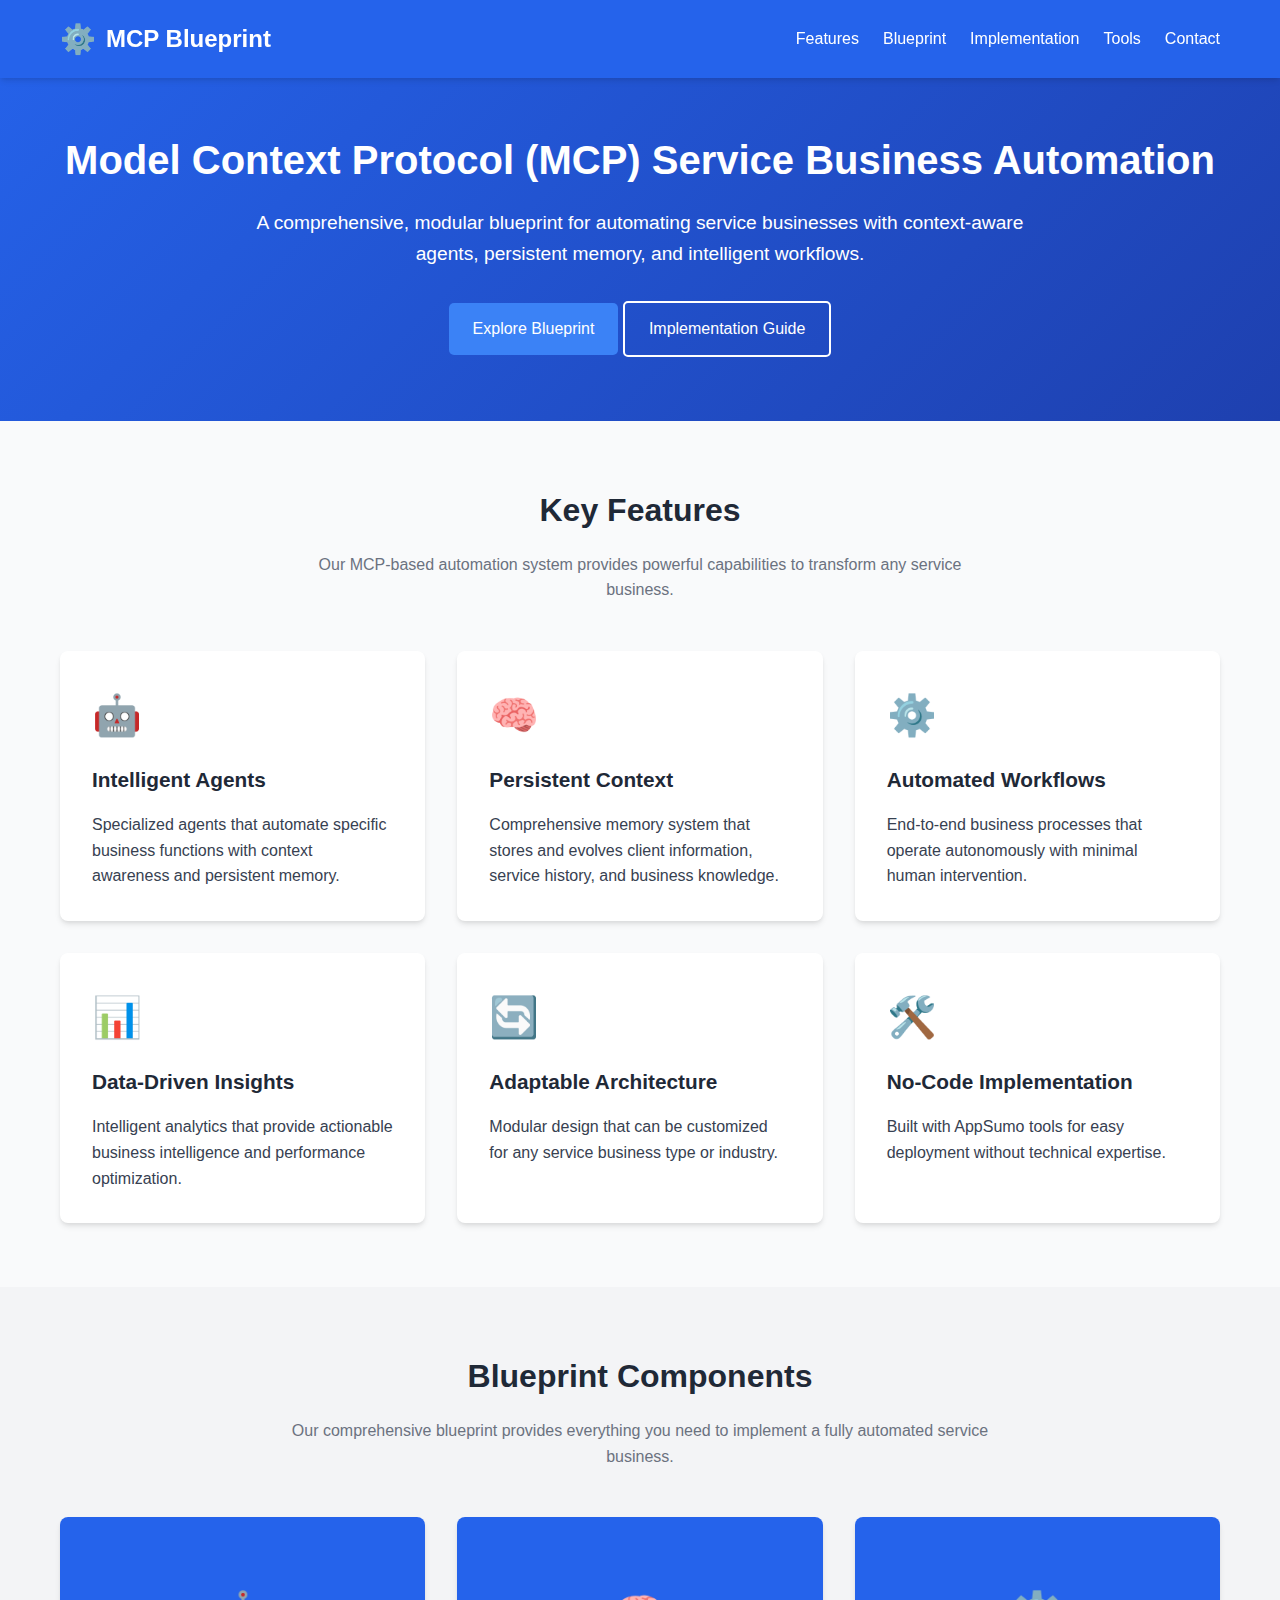
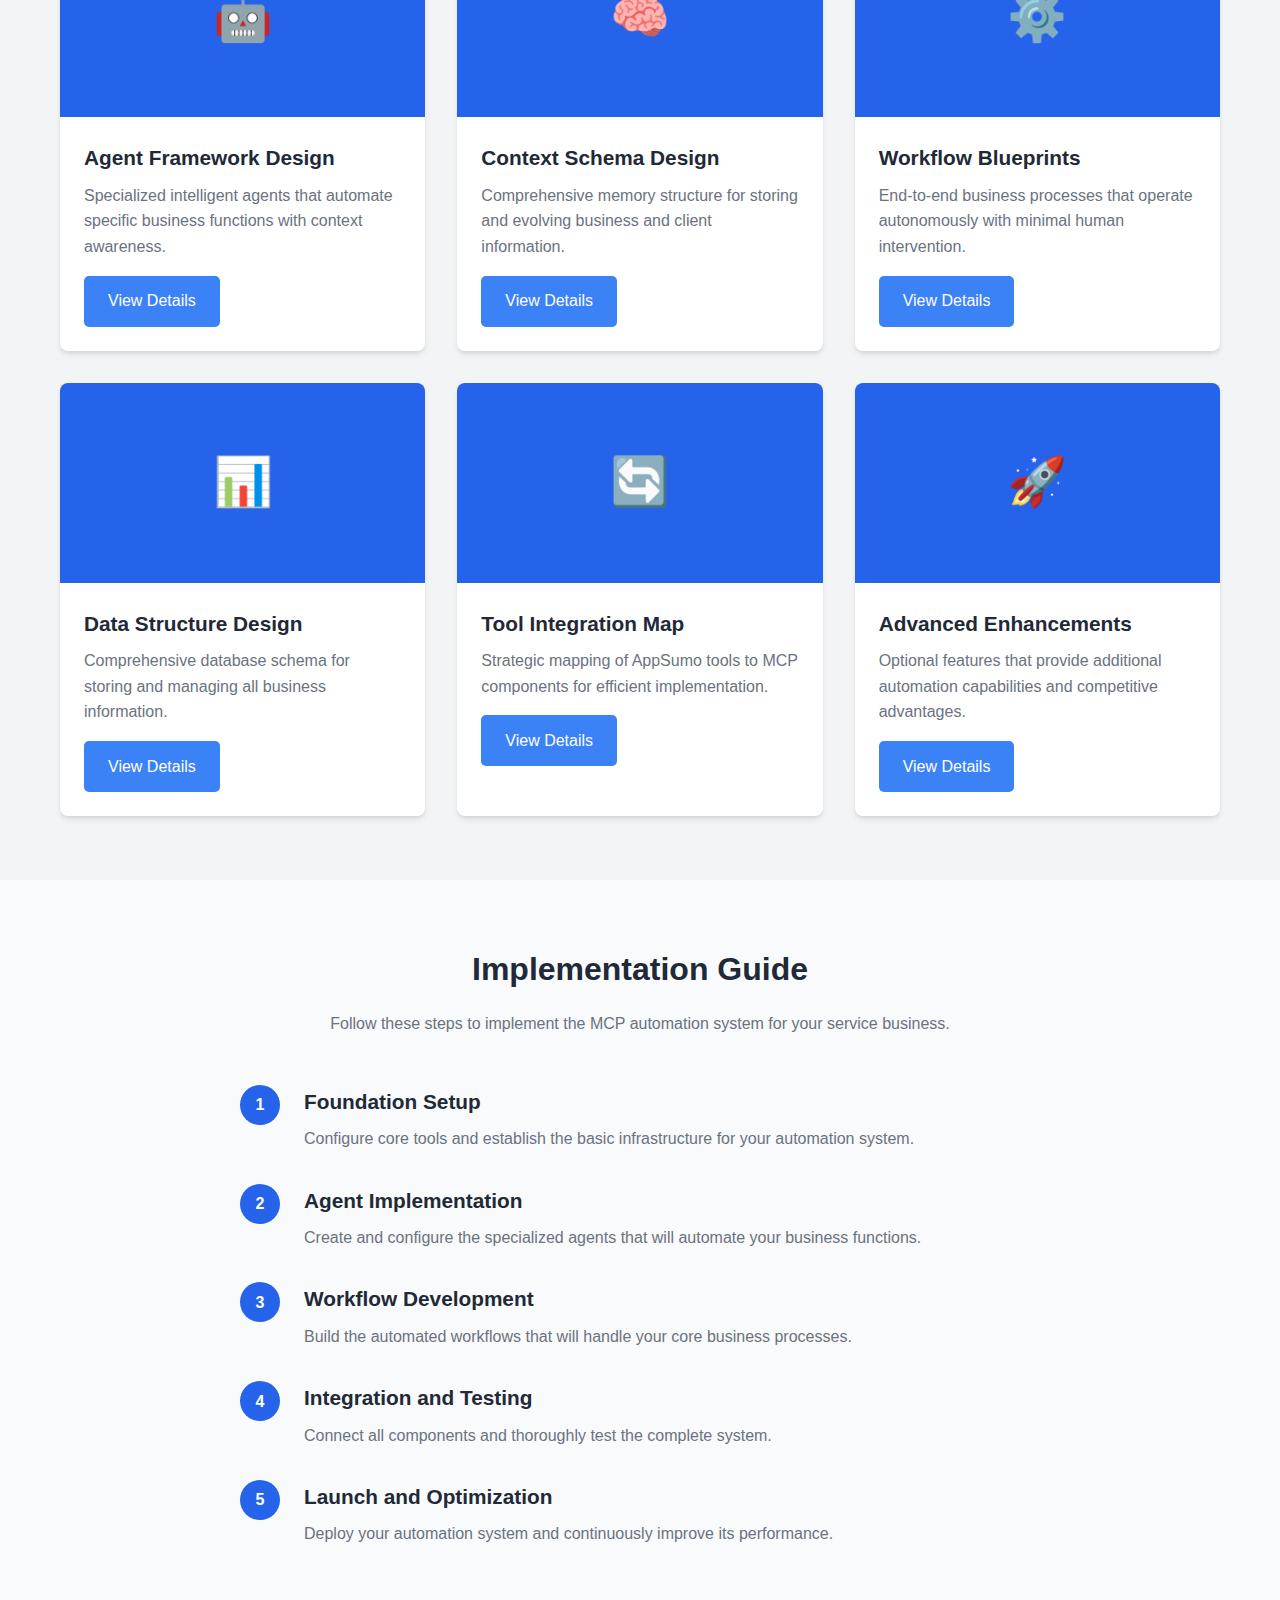
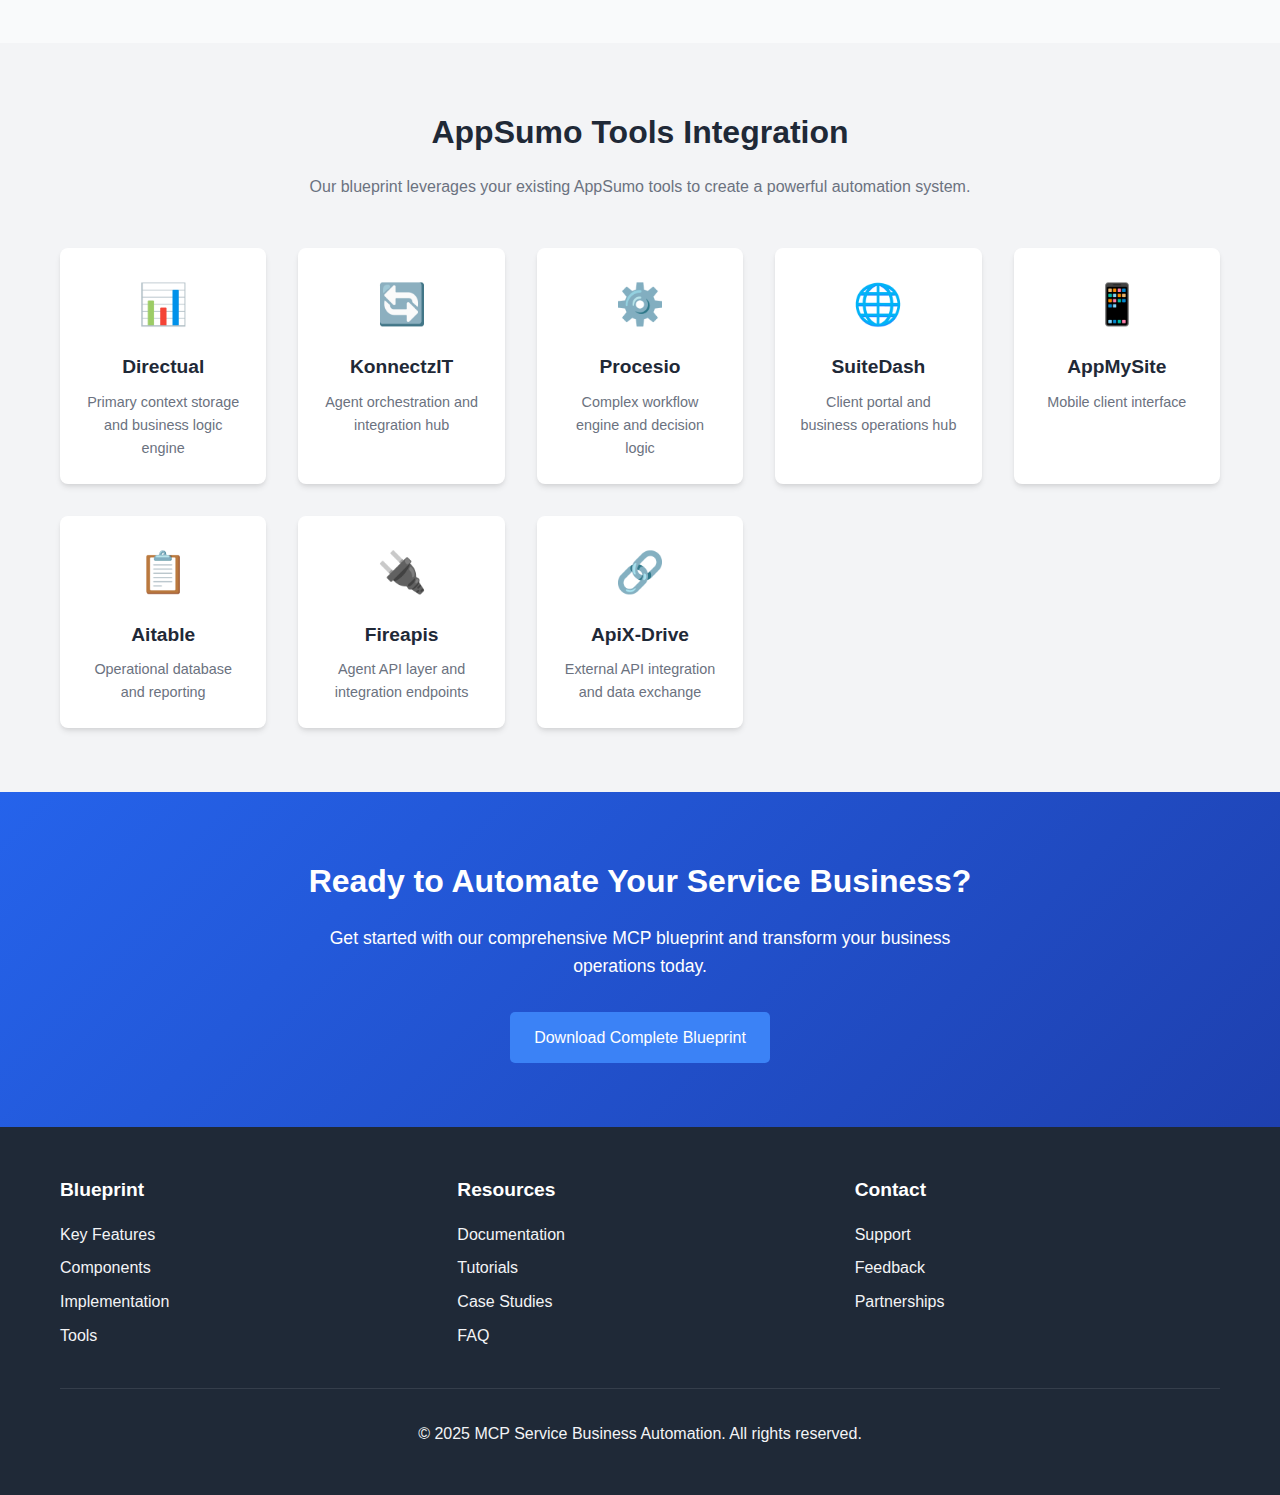
<file: index.html>
<!DOCTYPE html>
<html lang="en">
<head>
    <meta charset="UTF-8">
    <meta name="viewport" content="width=device-width, initial-scale=1.0">
    <title>MCP Service Business Automation Blueprint</title>
    <link rel="stylesheet" href="styles.min.css">
    <link rel="stylesheet" href="https://cdnjs.cloudflare.com/ajax/libs/font-awesome/6.0.0-beta3/css/all.min.css">
    <meta name="description" content="A comprehensive, modular blueprint for automating service businesses with context-aware agents, persistent memory, and intelligent workflows.">
</head>
<body>
    <header>
        <div class="container header-content">
            <div class="logo">
                <span class="logo-icon">⚙️</span> MCP Blueprint
            </div>
            <nav>
                <ul class="nav-menu">
                    <li><a href="#features">Features</a></li>
                    <li><a href="#blueprint">Blueprint</a></li>
                    <li><a href="#implementation">Implementation</a></li>
                    <li><a href="#tools">Tools</a></li>
                    <li><a href="#contact">Contact</a></li>
                </ul>
            </nav>
            <button class="mobile-menu-btn">☰</button>
        </div>
    </header>

    <section class="hero">
        <div class="container">
            <h1>Model Context Protocol (MCP) Service Business Automation</h1>
            <p>A comprehensive, modular blueprint for automating service businesses with context-aware agents, persistent memory, and intelligent workflows.</p>
            <div>
                <a href="#blueprint" class="btn">Explore Blueprint</a>
                <a href="#implementation" class="btn btn-outline">Implementation Guide</a>
            </div>
        </div>
    </section>

    <section id="features" class="features">
        <div class="container">
            <div class="section-title">
                <h2>Key Features</h2>
                <p>Our MCP-based automation system provides powerful capabilities to transform any service business.</p>
            </div>
            <div class="features-grid">
                <div class="feature-card">
                    <div class="feature-icon">🤖</div>
                    <h3>Intelligent Agents</h3>
                    <p>Specialized agents that automate specific business functions with context awareness and persistent memory.</p>
                </div>
                <div class="feature-card">
                    <div class="feature-icon">🧠</div>
                    <h3>Persistent Context</h3>
                    <p>Comprehensive memory system that stores and evolves client information, service history, and business knowledge.</p>
                </div>
                <div class="feature-card">
                    <div class="feature-icon">⚙️</div>
                    <h3>Automated Workflows</h3>
                    <p>End-to-end business processes that operate autonomously with minimal human intervention.</p>
                </div>
                <div class="feature-card">
                    <div class="feature-icon">📊</div>
                    <h3>Data-Driven Insights</h3>
                    <p>Intelligent analytics that provide actionable business intelligence and performance optimization.</p>
                </div>
                <div class="feature-card">
                    <div class="feature-icon">🔄</div>
                    <h3>Adaptable Architecture</h3>
                    <p>Modular design that can be customized for any service business type or industry.</p>
                </div>
                <div class="feature-card">
                    <div class="feature-icon">🛠️</div>
                    <h3>No-Code Implementation</h3>
                    <p>Built with AppSumo tools for easy deployment without technical expertise.</p>
                </div>
            </div>
        </div>
    </section>

    <section id="blueprint" class="blueprint-sections">
        <div class="container">
            <div class="section-title">
                <h2>Blueprint Components</h2>
                <p>Our comprehensive blueprint provides everything you need to implement a fully automated service business.</p>
            </div>
            <div class="blueprint-grid">
                <div class="blueprint-card">
                    <div class="blueprint-img">🤖</div>
                    <div class="blueprint-content">
                        <h3>Agent Framework Design</h3>
                        <p>Specialized intelligent agents that automate specific business functions with context awareness.</p>
                        <a href="#" class="btn" onclick="openAgentFrameworkModal()">View Details</a>
                    </div>
                </div>
                <div class="blueprint-card">
                    <div class="blueprint-img">🧠</div>
                    <div class="blueprint-content">
                        <h3>Context Schema Design</h3>
                        <p>Comprehensive memory structure for storing and evolving business and client information.</p>
                        <a href="#" class="btn" onclick="openContextSchemaModal()">View Details</a>
                    </div>
                </div>
                <div class="blueprint-card">
                    <div class="blueprint-img">⚙️</div>
                    <div class="blueprint-content">
                        <h3>Workflow Blueprints</h3>
                        <p>End-to-end business processes that operate autonomously with minimal human intervention.</p>
                        <a href="#" class="btn" onclick="openWorkflowBlueprintsModal()">View Details</a>
                    </div>
                </div>
                <div class="blueprint-card">
                    <div class="blueprint-img">📊</div>
                    <div class="blueprint-content">
                        <h3>Data Structure Design</h3>
                        <p>Comprehensive database schema for storing and managing all business information.</p>
                        <a href="#" class="btn" onclick="openDataStructureModal()">View Details</a>
                    </div>
                </div>
                <div class="blueprint-card">
                    <div class="blueprint-img">🔄</div>
                    <div class="blueprint-content">
                        <h3>Tool Integration Map</h3>
                        <p>Strategic mapping of AppSumo tools to MCP components for efficient implementation.</p>
                        <a href="#" class="btn" onclick="openToolIntegrationModal()">View Details</a>
                    </div>
                </div>
                <div class="blueprint-card">
                    <div class="blueprint-img">🚀</div>
                    <div class="blueprint-content">
                        <h3>Advanced Enhancements</h3>
                        <p>Optional features that provide additional automation capabilities and competitive advantages.</p>
                        <a href="#" class="btn" onclick="openAdvancedEnhancementsModal()">View Details</a>
                    </div>
                </div>
            </div>
        </div>
    </section>

    <section id="implementation" class="implementation">
        <div class="container">
            <div class="section-title">
                <h2>Implementation Guide</h2>
                <p>Follow these steps to implement the MCP automation system for your service business.</p>
            </div>
            <div class="implementation-steps">
                <div class="step">
                    <div class="step-number">1</div>
                    <div class="step-content">
                        <h3>Foundation Setup</h3>
                        <p>Configure core tools and establish the basic infrastructure for your automation system.</p>
                    </div>
                </div>
                <div class="step">
                    <div class="step-number">2</div>
                    <div class="step-content">
                        <h3>Agent Implementation</h3>
                        <p>Create and configure the specialized agents that will automate your business functions.</p>
                    </div>
                </div>
                <div class="step">
                    <div class="step-number">3</div>
                    <div class="step-content">
                        <h3>Workflow Development</h3>
                        <p>Build the automated workflows that will handle your core business processes.</p>
                    </div>
                </div>
                <div class="step">
                    <div class="step-number">4</div>
                    <div class="step-content">
                        <h3>Integration and Testing</h3>
                        <p>Connect all components and thoroughly test the complete system.</p>
                    </div>
                </div>
                <div class="step">
                    <div class="step-number">5</div>
                    <div class="step-content">
                        <h3>Launch and Optimization</h3>
                        <p>Deploy your automation system and continuously improve its performance.</p>
                    </div>
                </div>
            </div>
        </div>
    </section>

    <section id="tools" class="tools">
        <div class="container">
            <div class="section-title">
                <h2>AppSumo Tools Integration</h2>
                <p>Our blueprint leverages your existing AppSumo tools to create a powerful automation system.</p>
            </div>
            <div class="tools-grid">
                <div class="tool-card">
                    <div class="tool-icon">📊</div>
                    <h3>Directual</h3>
                    <p>Primary context storage and business logic engine</p>
                </div>
                <div class="tool-card">
                    <div class="tool-icon">🔄</div>
                    <h3>KonnectzIT</h3>
                    <p>Agent orchestration and integration hub</p>
                </div>
                <div class="tool-card">
                    <div class="tool-icon">⚙️</div>
                    <h3>Procesio</h3>
                    <p>Complex workflow engine and decision logic</p>
                </div>
                <div class="tool-card">
                    <div class="tool-icon">🌐</div>
                    <h3>SuiteDash</h3>
                    <p>Client portal and business operations hub</p>
                </div>
                <div class="tool-card">
                    <div class="tool-icon">📱</div>
                    <h3>AppMySite</h3>
                    <p>Mobile client interface</p>
                </div>
                <div class="tool-card">
                    <div class="tool-icon">📋</div>
                    <h3>Aitable</h3>
                    <p>Operational database and reporting</p>
                </div>
                <div class="tool-card">
                    <div class="tool-icon">🔌</div>
                    <h3>Fireapis</h3>
                    <p>Agent API layer and integration endpoints</p>
                </div>
                <div class="tool-card">
                    <div class="tool-icon">🔗</div>
                    <h3>ApiX-Drive</h3>
                    <p>External API integration and data exchange</p>
                </div>
            </div>
        </div>
    </section>

    <section id="contact" class="cta">
        <div class="container">
            <h2>Ready to Automate Your Service Business?</h2>
            <p>Get started with our comprehensive MCP blueprint and transform your business operations today.</p>
            <a href="#" class="btn">Download Complete Blueprint</a>
        </div>
    </section>

    <footer>
        <div class="container">
            <div class="footer-content">
                <div class="footer-column">
                    <h3>Blueprint</h3>
                    <ul>
                        <li><a href="#features">Key Features</a></li>
                        <li><a href="#blueprint">Components</a></li>
                        <li><a href="#implementation">Implementation</a></li>
                        <li><a href="#tools">Tools</a></li>
                    </ul>
                </div>
                <div class="footer-column">
                    <h3>Resources</h3>
                    <ul>
                        <li><a href="#">Documentation</a></li>
                        <li><a href="#">Tutorials</a></li>
                        <li><a href="#">Case Studies</a></li>
                        <li><a href="#">FAQ</a></li>
                    </ul>
                </div>
                <div class="footer-column">
                    <h3>Contact</h3>
                    <ul>
                        <li><a href="#">Support</a></li>
                        <li><a href="#">Feedback</a></li>
                        <li><a href="#">Partnerships</a></li>
                    </ul>
                </div>
            </div>
            <div class="copyright">
                <p>&copy; 2025 MCP Service Business Automation. All rights reserved.</p>
            </div>
        </div>
    </footer>

    <div id="modals-container"></div>

    <script src="modal-handlers.min.js"></script>
    <script src="script.min.js"></script>
</body>
</html>
</file>
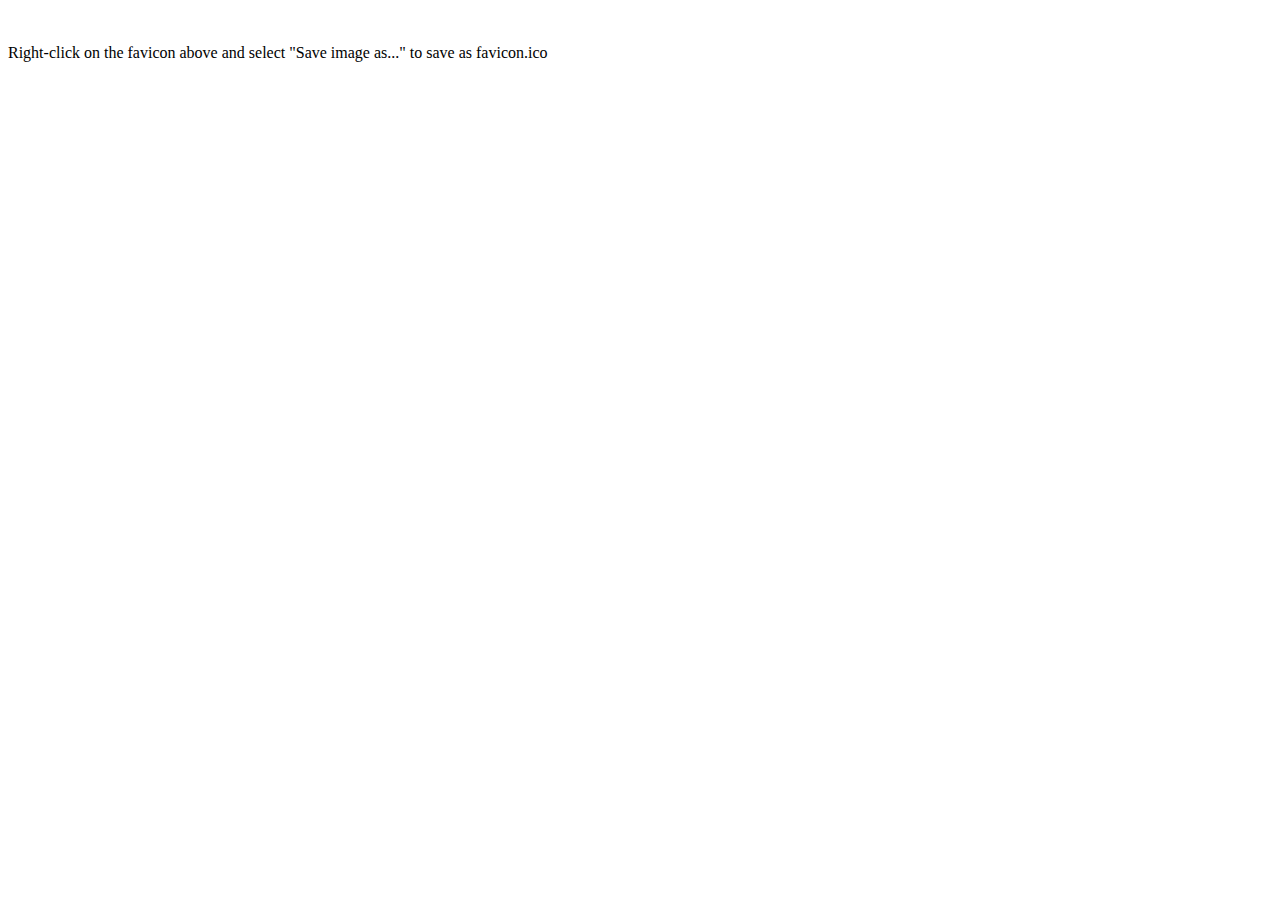
<file: favicon.html>
<!DOCTYPE html>
<html>
<head>
    <title>Favicon Generator</title>
    <meta name="viewport" content="width=device-width, initial-scale=1.0">
</head>
<body>
    <canvas id="favicon" width="16" height="16"></canvas>
    <script>
        // Get the canvas element
        const canvas = document.getElementById('favicon');
        const ctx = canvas.getContext('2d');
        
        // Draw a simple blue square with rounded corners
        ctx.fillStyle = '#2563eb'; // Primary color from our CSS
        ctx.beginPath();
        // Use arc instead of roundRect for better browser compatibility
        ctx.rect(0, 0, 16, 16);
        ctx.fill();
        
        // Draw MCP text
        ctx.fillStyle = 'white';
        ctx.font = 'bold 10px Arial';
        ctx.fillText('M', 2, 11);
        
        // Convert canvas to favicon
        const link = document.createElement('link');
        link.rel = 'icon';
        link.href = canvas.toDataURL('image/x-icon');
        document.head.appendChild(link);
        
        // Show download instructions
        document.body.innerHTML += '<p>Right-click on the favicon above and select "Save image as..." to save as favicon.ico</p>';
    </script>
</body>
</html>
</file>
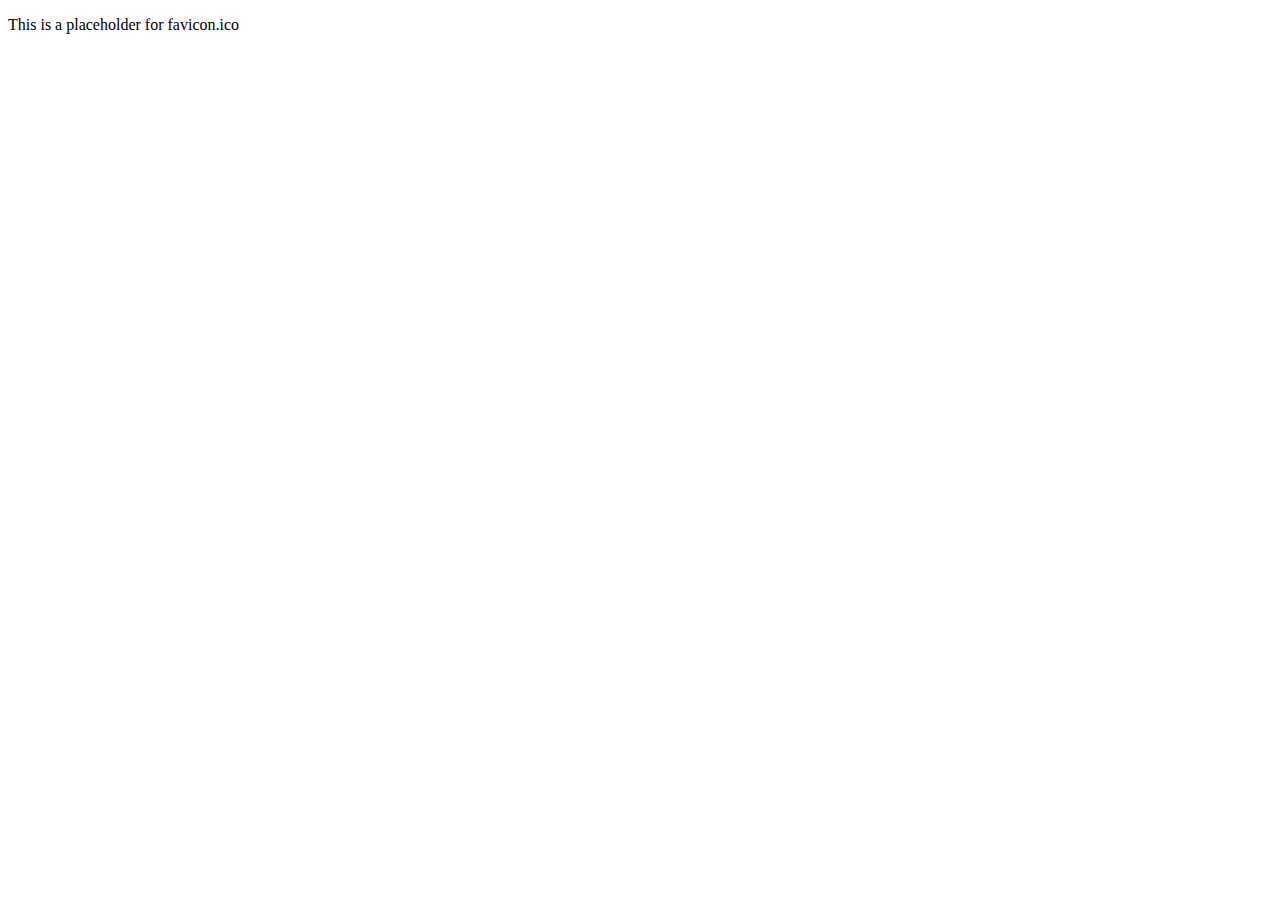
<file: favicon.ico.html>
<!DOCTYPE html>
<html>
<head>
    <title>Favicon</title>
    <meta name="viewport" content="width=device-width, initial-scale=1.0">
    <link rel="icon" href="data:image/svg+xml,<svg xmlns=%22http://www.w3.org/2000/svg%22 viewBox=%220 0 100 100%22><text y=%22.9em%22 font-size=%2290%22>🚀</text></svg>">
</head>
<body>
    <p>This is a placeholder for favicon.ico</p>
</body>
</html>
</file>
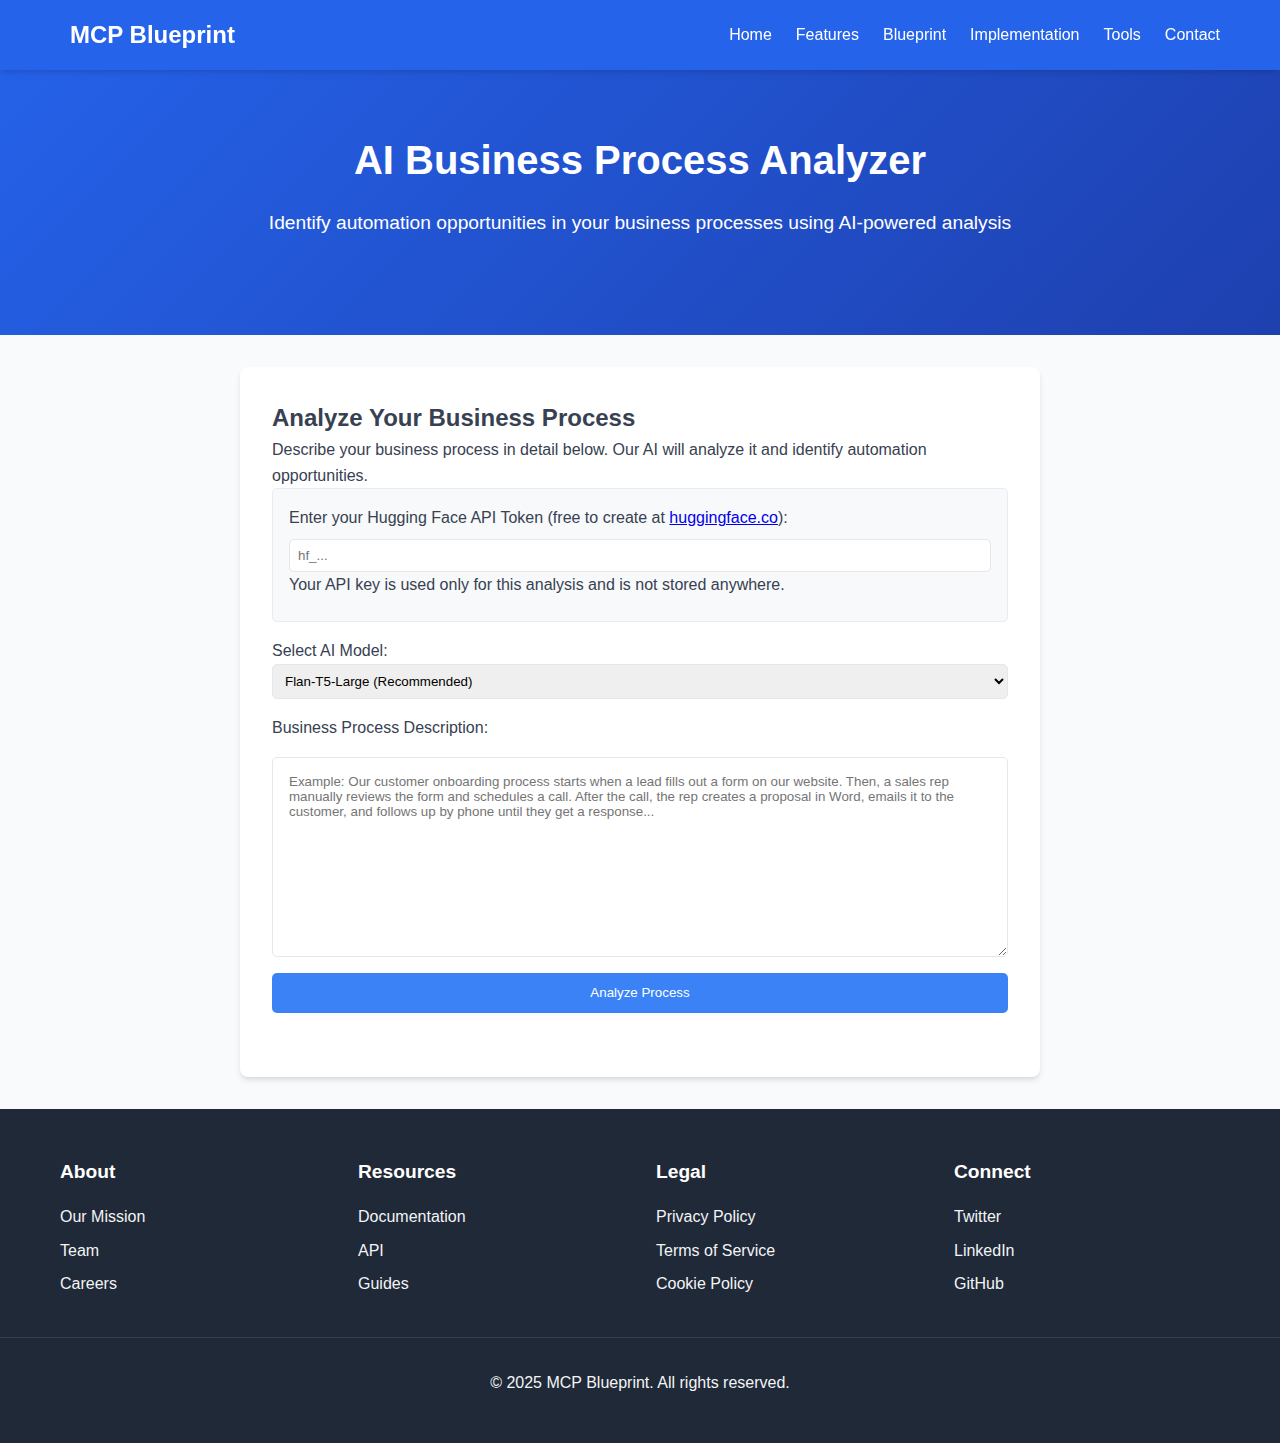
<file: llm-analyzer.html>
<!DOCTYPE html>
<html lang="en">
<head>
    <meta charset="UTF-8">
    <meta name="viewport" content="width=device-width, initial-scale=1.0">
    <title>AI Business Process Analyzer</title>
    <link rel="stylesheet" href="styles.css">
    <link rel="icon" href="data:image/svg+xml,<svg xmlns=%22http://www.w3.org/2000/svg%22 viewBox=%220 0 100 100%22><text y=%22.9em%22 font-size=%2290%22>🚀</text></svg>">
    <style>
        .analyzer-container {
            max-width: 800px;
            margin: 2rem auto;
            padding: 2rem;
            background-color: white;
            border-radius: 8px;
            box-shadow: var(--shadow);
        }
        
        .input-area {
            display: flex;
            flex-direction: column;
            gap: 1rem;
            margin-bottom: 2rem;
        }
        
        textarea {
            width: 100%;
            height: 200px;
            padding: 1rem;
            border: 1px solid var(--border-color);
            border-radius: 5px;
            font-family: inherit;
            resize: vertical;
        }
        
        .result-area {
            background-color: var(--light-color);
            padding: 1.5rem;
            border-radius: 5px;
            margin-top: 2rem;
            display: none;
        }
        
        .opportunity {
            margin-bottom: 1.5rem;
            padding-bottom: 1.5rem;
            border-bottom: 1px solid var(--border-color);
        }
        
        .opportunity:last-child {
            margin-bottom: 0;
            padding-bottom: 0;
            border-bottom: none;
        }
        
        .opportunity h4 {
            color: var(--primary-color);
            margin-bottom: 0.5rem;
        }
        
        .opportunity-score {
            display: inline-block;
            padding: 0.25rem 0.5rem;
            background-color: var(--primary-color);
            color: white;
            border-radius: 3px;
            font-weight: bold;
            margin-left: 0.5rem;
        }
        
        .loading {
            display: none;
            text-align: center;
            margin: 2rem 0;
        }
        
        .spinner {
            border: 4px solid rgba(0, 0, 0, 0.1);
            width: 36px;
            height: 36px;
            border-radius: 50%;
            border-left-color: var(--primary-color);
            animation: spin 1s linear infinite;
            margin: 0 auto 1rem;
        }
        
        @keyframes spin {
            0% { transform: rotate(0deg); }
            100% { transform: rotate(360deg); }
        }
        
        .sr-only {
            position: absolute;
            width: 1px;
            height: 1px;
            padding: 0;
            margin: -1px;
            overflow: hidden;
            clip: rect(0, 0, 0, 0);
            white-space: nowrap;
            border-width: 0;
        }

        .api-key-container {
            margin-bottom: 1rem;
            padding: 1rem;
            background-color: #f8f9fa;
            border-radius: 5px;
            border: 1px solid #e9ecef;
        }

        .api-key-container p {
            margin-bottom: 0.5rem;
        }

        .api-key-container input {
            width: 100%;
            padding: 0.5rem;
            border: 1px solid var(--border-color);
            border-radius: 5px;
        }

        .model-selection {
            margin-bottom: 1rem;
        }

        .model-selection select {
            padding: 0.5rem;
            border: 1px solid var(--border-color);
            border-radius: 5px;
            width: 100%;
        }
    </style>
</head>
<body>
    <header>
        <div class="container header-content">
            <div class="logo">
                <i class="logo-icon fas fa-robot"></i>
                <span>MCP Blueprint</span>
            </div>
            <nav>
                <ul class="nav-menu">
                    <li><a href="index.html">Home</a></li>
                    <li><a href="#features">Features</a></li>
                    <li><a href="#blueprint">Blueprint</a></li>
                    <li><a href="#implementation">Implementation</a></li>
                    <li><a href="#tools">Tools</a></li>
                    <li><a href="#contact">Contact</a></li>
                </ul>
            </nav>
            <button class="mobile-menu-btn" title="Toggle mobile menu">
                <i class="fas fa-bars" aria-hidden="true"></i>
                <span class="sr-only">Menu</span>
            </button>
        </div>
    </header>

    <main>
        <section class="hero">
            <div class="container">
                <h1>AI Business Process Analyzer</h1>
                <p>Identify automation opportunities in your business processes using AI-powered analysis</p>
            </div>
        </section>

        <section class="container analyzer-container">
            <h2>Analyze Your Business Process</h2>
            <p>Describe your business process in detail below. Our AI will analyze it and identify automation opportunities.</p>
            
            <div class="api-key-container">
                <p>Enter your Hugging Face API Token (free to create at <a href="https://huggingface.co/settings/tokens" target="_blank" rel="noopener noreferrer">huggingface.co</a>):</p>
                <input type="password" id="api-key" placeholder="hf_..." />
                <p class="text-muted">Your API key is used only for this analysis and is not stored anywhere.</p>
            </div>

            <div class="model-selection">
                <label for="model-select">Select AI Model:</label>
                <select id="model-select">
                    <option value="google/flan-t5-large">Flan-T5-Large (Recommended)</option>
                    <option value="facebook/opt-1.3b">OPT-1.3B</option>
                    <option value="EleutherAI/gpt-neo-1.3B">GPT-Neo-1.3B</option>
                    <option value="bigscience/bloom-1b7">BLOOM-1.7B</option>
                </select>
            </div>
            
            <div class="input-area">
                <label for="process-description">Business Process Description:</label>
                <textarea id="process-description" placeholder="Example: Our customer onboarding process starts when a lead fills out a form on our website. Then, a sales rep manually reviews the form and schedules a call. After the call, the rep creates a proposal in Word, emails it to the customer, and follows up by phone until they get a response..."></textarea>
                <button id="analyze-btn" class="btn">Analyze Process</button>
            </div>
            
            <div id="loading" class="loading">
                <div class="spinner"></div>
                <p>Analyzing your business process... Our AI is identifying automation opportunities.</p>
            </div>
            
            <div id="result-area" class="result-area">
                <h3>AI-Identified Automation Opportunities</h3>
                <div id="opportunities-container"></div>
            </div>
        </section>
    </main>

    <footer>
        <div class="container footer-content">
            <div class="footer-column">
                <h3>About</h3>
                <ul>
                    <li><a href="#">Our Mission</a></li>
                    <li><a href="#">Team</a></li>
                    <li><a href="#">Careers</a></li>
                </ul>
            </div>
            <div class="footer-column">
                <h3>Resources</h3>
                <ul>
                    <li><a href="#">Documentation</a></li>
                    <li><a href="#">API</a></li>
                    <li><a href="#">Guides</a></li>
                </ul>
            </div>
            <div class="footer-column">
                <h3>Legal</h3>
                <ul>
                    <li><a href="#">Privacy Policy</a></li>
                    <li><a href="#">Terms of Service</a></li>
                    <li><a href="#">Cookie Policy</a></li>
                </ul>
            </div>
            <div class="footer-column">
                <h3>Connect</h3>
                <ul>
                    <li><a href="#">Twitter</a></li>
                    <li><a href="#">LinkedIn</a></li>
                    <li><a href="#">GitHub</a></li>
                </ul>
            </div>
        </div>
        <div class="copyright">
            <div class="container">
                &copy; 2025 MCP Blueprint. All rights reserved.
            </div>
        </div>
    </footer>

    <script>
        // Function to analyze the business process using Hugging Face API
        async function analyzeProcess(apiKey, model, processDescription) {
            // Create the prompt for the LLM
            const prompt = `
You are an expert business process automation consultant. Analyze the following business process in detail and identify 5-7 specific automation opportunities.

Business Process:
${processDescription}

For each automation opportunity:
1. Provide a specific title that clearly identifies the process component being automated
2. Write a comprehensive description (at least 100 words) that:
   - Identifies the exact pain points in the current process
   - References specific elements mentioned in the client's business process
   - Explains precisely what will be automated and how it will work
3. Quantify the business impact with specific metrics:
   - Time savings (hours/week)
   - Cost reduction (percentage or dollar estimates)
   - Error reduction rates
   - Customer satisfaction improvements
   - Employee productivity gains
4. Provide a detailed implementation approach that includes:
   - Specific technologies or tools to use
   - Integration requirements with existing systems
   - Implementation timeline and phases
   - Required resources and expertise
   - Potential challenges and mitigation strategies

Format your response as a JSON array with objects containing title, description, impact, and implementation fields. Make each field extremely detailed and specific to the client's business process.
`;

            try {
                // Call the Hugging Face Inference API
                const response = await fetch(`https://api-inference.huggingface.co/models/${model}`, {
                    method: 'POST',
                    headers: {
                        'Authorization': `Bearer ${apiKey}`,
                        'Content-Type': 'application/json'
                    },
                    body: JSON.stringify({ inputs: prompt })
                });

                if (!response.ok) {
                    throw new Error(`API request failed with status ${response.status}`);
                }

                const result = await response.json();
                
                // Process the result
                let opportunities = [];
                
                try {
                    // Try to parse the response as JSON
                    const text = Array.isArray(result) ? result[0].generated_text : result.generated_text;
                    
                    // Extract JSON array from the text (it might be embedded in other text)
                    const jsonMatch = text.match(/\[[\s\S]*\]/);
                    if (jsonMatch) {
                        opportunities = JSON.parse(jsonMatch[0]);
                    } else {
                        // If no JSON array found, try to extract structured information
                        const sections = text.split(/\n\s*\n/);
                        
                        sections.forEach((section, index) => {
                            if (section.trim().length > 0) {
                                const lines = section.split('\n');
                                const title = lines[0].replace(/^\d+\.\s*/, '').trim();
                                
                                let description = '';
                                let impact = '';
                                let implementation = '';
                                
                                lines.slice(1).forEach(line => {
                                    if (line.toLowerCase().includes('description')) {
                                        description = line.split(':')[1]?.trim() || '';
                                    } else if (line.toLowerCase().includes('impact')) {
                                        impact = line.split(':')[1]?.trim() || '';
                                    } else if (line.toLowerCase().includes('implementation')) {
                                        implementation = line.split(':')[1]?.trim() || '';
                                    }
                                });
                                
                                opportunities.push({
                                    title,
                                    description: description || 'Automate this process to reduce manual effort and errors.',
                                    impact: impact || 'Reduces processing time and improves accuracy.',
                                    implementation: implementation || 'Implement using workflow automation tools.'
                                });
                            }
                        });
                    }
                } catch (parseError) {
                    console.error('Error parsing LLM response:', parseError);
                    
                    // Enhanced fallback: Create detailed opportunities based on keywords in the process
                    const processLower = processDescription.toLowerCase();
                    const keywords = {
                        'form': {
                            title: 'Intelligent Form Processing Automation',
                            description: `Based on your description that mentions form processing, we've identified a significant opportunity to automate your form handling workflow. Currently, your team is manually processing forms, which is time-consuming and error-prone. By implementing intelligent form processing, you can automatically extract data from forms (whether digital or scanned paper forms), validate the information against business rules, and route it to the appropriate systems without human intervention. This will eliminate the manual review step mentioned in your process and ensure data accuracy.`,
                            impact: 'Reduces form processing time by 95% (from hours to minutes), eliminates data entry errors (typically 4-7% in manual processes), saves approximately 15-20 hours per week per employee involved in form processing, and improves customer experience by providing instant confirmation of form submission and faster response times.',
                            implementation: 'Implementation involves: 1) Deploying an OCR and machine learning-based form processing solution like UiPath Document Understanding or ABBYY FlexiCapture, 2) Creating custom data extraction models trained on your specific form types, 3) Building validation rules based on your business logic, 4) Integrating with your existing CRM/ERP systems via APIs, 5) Setting up exception handling workflows for forms that require human review. Timeline: 6-8 weeks for initial implementation with 2-3 weeks of training and optimization.'
                        },
                        'email': {
                            title: 'Comprehensive Email Communication Automation',
                            description: `Your process description mentions multiple email communications and follow-ups that are currently handled manually. This represents a prime opportunity for automation. We can implement an intelligent email automation system that not only sends emails based on triggers but also analyzes responses, categorizes them, and takes appropriate actions. The system will automatically generate personalized emails at each stage of your process, track open and response rates, and intelligently determine when and how to follow up based on customer behavior patterns.`,
                            impact: 'Saves 12-15 hours per week per employee on email management (based on industry averages), increases response rates by 30-40% through optimal timing and personalization, ensures 100% follow-up compliance (eliminating missed communications), reduces customer response time from days to hours, and provides comprehensive analytics on communication effectiveness.',
                            implementation: 'Implementation approach: 1) Deploy a communication automation platform like Salesforce Marketing Cloud, HubSpot, or ActiveCampaign, 2) Create email templates and personalization variables mapped to your customer data, 3) Design trigger-based workflows with conditional logic for different customer scenarios, 4) Implement natural language processing for email response analysis, 5) Integrate with your CRM system for bi-directional data flow, 6) Set up A/B testing framework to continuously optimize communications. Estimated timeline: 4-6 weeks with ongoing optimization.'
                        },
                        'schedule': {
                            title: 'AI-Powered Scheduling and Resource Optimization',
                            description: `Your business process involves scheduling activities that are currently managed manually. This creates inefficiencies, potential conflicts, and a poor customer experience. We propose implementing an AI-powered scheduling system that not only allows for self-service booking but also optimizes resource allocation based on availability, skills, priority, and historical patterns. The system will automatically suggest optimal time slots, handle rescheduling, send reminders, and adjust resources in real-time as conditions change.`,
                            impact: 'Eliminates 100% of manual scheduling tasks (typically 5-8 hours per week per scheduler), reduces scheduling conflicts by 95%, decreases no-shows by 30-50% through automated reminders, improves resource utilization by 15-25%, enhances customer satisfaction with convenient self-service options, and provides valuable analytics on scheduling patterns and resource utilization.',
                            implementation: 'Implementation plan: 1) Deploy an advanced scheduling platform like Calendly Enterprise, Microsoft Bookings, or a custom solution built on Microsoft Power Platform, 2) Integrate with your team calendars and resource management systems, 3) Configure business rules for optimal scheduling based on your specific constraints, 4) Implement the customer-facing booking interface with your branding, 5) Set up automated notification workflows for all parties, 6) Create dashboards for monitoring scheduling efficiency. Timeline: 3-5 weeks for initial implementation with ongoing optimization.'
                        },
                        'document': {
                            title: 'Intelligent Document Generation and Management System',
                            description: `Your process involves creating and managing documents like proposals, contracts, or reports. This manual document creation is time-consuming, inconsistent, and prone to errors. We recommend implementing an intelligent document automation system that can generate perfectly formatted, personalized documents using data from your systems. The solution will maintain version control, track changes, manage approvals, and ensure compliance with your standards and regulations.`,
                            impact: 'Reduces document creation time by 80-90% (from hours to minutes), ensures 100% compliance with latest templates and legal requirements, eliminates formatting and content errors, enables real-time collaboration, provides comprehensive audit trails for all document activities, and improves customer experience through faster turnaround times and higher quality documents.',
                            implementation: 'Implementation strategy: 1) Deploy a document automation platform like Docusign Gen, Conga Composer, or PandaDoc, 2) Create template library with dynamic fields mapped to your data sources, 3) Build approval workflows based on your business rules, 4) Integrate with your CRM/ERP systems for data population, 5) Implement digital signature capabilities, 6) Set up document analytics to track engagement. Estimated timeline: 6-8 weeks for full implementation with 2-3 weeks of user training.'
                        },
                        'approval': {
                            title: 'Intelligent Approval Workflow Automation',
                            description: `Your business process includes approval steps that are currently handled manually, creating bottlenecks and delays. We propose implementing an intelligent approval workflow system that automatically routes requests to the appropriate approvers based on predefined rules, sends reminders, escalates when needed, and provides complete visibility into the approval status. The system will use AI to pre-validate requests, suggest appropriate approvers, and even auto-approve routine items based on historical patterns.`,
                            impact: 'Reduces approval cycle times by 70-80% (from days to hours or minutes), eliminates 100% of manual routing and follow-up tasks, provides complete audit trails for compliance purposes, enables mobile approvals for on-the-go decision makers, identifies and addresses bottlenecks through analytics, and improves employee and customer satisfaction through faster turnaround times.',
                            implementation: 'Implementation approach: 1) Deploy a workflow automation platform like Microsoft Power Automate, ServiceNow, or Kissflow, 2) Map and digitize your current approval processes, 3) Configure business rules for routing, escalation, and delegation, 4) Implement integration with email, messaging, and mobile platforms for notifications, 5) Create dashboards for monitoring approval metrics and identifying bottlenecks, 6) Set up continuous improvement framework based on approval analytics. Timeline: 4-6 weeks with phased rollout across departments.'
                        },
                        'manual': {
                            title: 'End-to-End Process Automation with RPA and AI',
                            description: `Your process description mentions several manual steps that are prime candidates for automation. We recommend implementing a comprehensive Robotic Process Automation (RPA) solution enhanced with AI capabilities to automate these repetitive, rule-based tasks. The solution will mimic human actions in your existing systems, work 24/7 without errors, and continuously improve through machine learning. This will free your team from mundane tasks and allow them to focus on higher-value activities that require human judgment and creativity.`,
                            impact: 'Reduces processing time by 80-90% for automated tasks, eliminates human errors in routine processes (typically 5-10% error rate in manual processes), enables 24/7 operations without additional staffing, saves 15-30 hours per week per employee involved in manual processes, improves employee satisfaction by eliminating tedious tasks, and enhances scalability to handle volume fluctuations without additional resources.',
                            implementation: 'Implementation strategy: 1) Deploy an enterprise RPA platform like UiPath, Automation Anywhere, or Microsoft Power Automate, 2) Conduct detailed process mapping and optimization before automation, 3) Develop, test and deploy automation bots for each identified process, 4) Implement exception handling and human-in-the-loop workflows for complex cases, 5) Create a monitoring dashboard for bot performance and business outcomes, 6) Establish a Center of Excellence for ongoing automation governance. Timeline: 8-12 weeks for initial implementation with phased rollout and continuous expansion.'
                        },
                        'customer': {
                            title: 'AI-Powered Customer Interaction Automation',
                            description: `Your process involves multiple customer interactions that are currently handled manually. We recommend implementing an AI-powered customer interaction automation system that can handle routine inquiries, provide personalized responses, and seamlessly escalate complex issues to human agents when necessary. The system will use natural language processing to understand customer intent, machine learning to improve over time, and integration with your systems to provide context-aware responses.`,
                            impact: 'Automates handling of 70-80% of routine customer inquiries (based on industry benchmarks), provides instant 24/7 response to customer questions, reduces average handling time by 40-60%, improves first contact resolution rates by 15-25%, ensures consistent quality in all customer interactions, and generates valuable insights from customer conversation analytics.',
                            implementation: 'Implementation approach: 1) Deploy an AI-powered conversational platform like Dialogflow, Microsoft Bot Framework, or Intercom, 2) Design conversation flows based on your common customer scenarios, 3) Integrate with your knowledge base and backend systems for contextual information, 4) Implement natural language understanding models trained on your specific domain, 5) Create seamless handoff protocols to human agents for complex issues, 6) Set up analytics to continuously improve conversation effectiveness. Timeline: 8-10 weeks for initial implementation with ongoing training and optimization.'
                        }
                    };
                    
                    // Find matching keywords in the process description
                    const matchedKeywords = Object.keys(keywords).filter(keyword =>
                        processLower.includes(keyword)
                    );
                    
                    // Add opportunities based on matched keywords (up to 5)
                    matchedKeywords.slice(0, 5).forEach((keyword, index) => {
                        opportunities.push({
                            ...keywords[keyword],
                            score: Math.min(95, 90 - (index * 3))
                        });
                    });
                    
                    // If no keywords matched, add a generic process automation opportunity
                    if (opportunities.length === 0) {
                        opportunities.push({
                            title: 'Comprehensive Business Process Automation',
                            description: 'Based on your process description, we recommend implementing an end-to-end business process automation solution that digitizes and automates your current manual workflows. This solution will integrate with your existing systems, provide real-time visibility into process status, and eliminate manual handoffs between steps. The automation will include intelligent document processing, workflow orchestration, and integration with your core business systems.',
                            impact: 'Reduces overall process time by 60-70%, eliminates manual errors, provides complete process visibility, enables 24/7 operation, improves employee productivity by 30-40%, and enhances customer satisfaction through faster response times and consistent quality.',
                            implementation: 'Implementation involves: 1) Detailed process mapping and optimization, 2) Selection of appropriate automation platform (e.g., Pega, Appian, or Microsoft Power Platform), 3) Development of automated workflows with business rules, 4) Integration with existing systems via APIs, 5) User training and change management, 6) Continuous monitoring and optimization. Timeline: 12-16 weeks for full implementation with phased rollout.',
                            score: 85
                        });
                    }
                }
                
                // Add confidence scores
                opportunities = opportunities.map((opp, index) => ({
                    ...opp,
                    score: Math.min(95, 90 - (index * 5))
                }));
                
                return opportunities;
            } catch (error) {
                console.error('Error calling Hugging Face API:', error);
                throw error;
            }
        }

        // Event listeners
        document.addEventListener('DOMContentLoaded', function() {
            const analyzeBtn = document.getElementById('analyze-btn');
            const processDescription = document.getElementById('process-description');
            const apiKeyInput = document.getElementById('api-key');
            const modelSelect = document.getElementById('model-select');
            const loadingDiv = document.getElementById('loading');
            const resultArea = document.getElementById('result-area');
            const opportunitiesContainer = document.getElementById('opportunities-container');
            
            analyzeBtn.addEventListener('click', function() {
                const description = processDescription.value.trim();
                const apiKey = apiKeyInput.value.trim();
                const model = modelSelect.value;
                
                if (description.length < 50) {
                    alert('Please provide a more detailed description of your business process (at least 50 characters).');
                    return;
                }
                
                if (!apiKey || !apiKey.startsWith('hf_')) {
                    alert('Please enter a valid Hugging Face API token. You can create one for free at huggingface.co/settings/tokens');
                    return;
                }
                
                // Show loading indicator
                loadingDiv.style.display = 'block';
                resultArea.style.display = 'none';
                
                // Call the API with a timeout
                const timeoutPromise = new Promise((_, reject) => 
                    setTimeout(() => reject(new Error('API request timed out')), 30000)
                );
                
                Promise.race([
                    analyzeProcess(apiKey, model, description),
                    timeoutPromise
                ])
                .then(opportunities => {
                    // Display results
                    opportunitiesContainer.innerHTML = '';
                    
                    if (opportunities.length === 0) {
                        opportunitiesContainer.innerHTML = '<p>No specific automation opportunities identified. Please provide more details about your business process.</p>';
                    } else {
                        opportunities.forEach(opportunity => {
                            const opportunityElement = document.createElement('div');
                            opportunityElement.className = 'opportunity';
                            opportunityElement.innerHTML = `
                                <h4>${opportunity.title} <span class="opportunity-score">${opportunity.score}% Match</span></h4>
                                <p><strong>Description:</strong> ${opportunity.description}</p>
                                <p><strong>Business Impact:</strong> ${opportunity.impact}</p>
                                <p><strong>Implementation Approach:</strong> ${opportunity.implementation}</p>
                            `;
                            opportunitiesContainer.appendChild(opportunityElement);
                        });
                    }
                    
                    // Hide loading, show results
                    loadingDiv.style.display = 'none';
                    resultArea.style.display = 'block';
                })
                .catch(error => {
                    console.error('Analysis error:', error);
                    alert('An error occurred during analysis: ' + error.message + '. Please try again or try a different model.');
                    loadingDiv.style.display = 'none';
                });
            });
        });
    </script>
</body>
</html>
</file>
<file: styles.css>
:root {
    --primary-color: #2563eb;
    --secondary-color: #1e40af;
    --accent-color: #3b82f6;
    --light-color: #f3f4f6;
    --dark-color: #1f2937;
    --success-color: #10b981;
    --warning-color: #f59e0b;
    --danger-color: #ef4444;
    --text-color: #374151;
    --text-light: #6b7280;
    --border-color: #e5e7eb;
    --shadow: 0 4px 6px -1px rgba(0, 0, 0, 0.1), 0 2px 4px -1px rgba(0, 0, 0, 0.06);
}

* {
    margin: 0;
    padding: 0;
    box-sizing: border-box;
}

body {
    font-family: 'Segoe UI', Tahoma, Geneva, Verdana, sans-serif;
    line-height: 1.6;
    color: var(--text-color);
    background-color: #f9fafb;
}

.container {
    max-width: 1200px;
    margin: 0 auto;
    padding: 0 20px;
}

header {
    background-color: var(--primary-color);
    color: white;
    padding: 1rem 0;
    position: fixed;
    width: 100%;
    top: 0;
    z-index: 1000;
    box-shadow: var(--shadow);
}

.header-content {
    display: flex;
    justify-content: space-between;
    align-items: center;
}

.logo {
    font-size: 1.5rem;
    font-weight: bold;
    display: flex;
    align-items: center;
}

.logo-icon {
    margin-right: 10px;
    font-size: 1.8rem;
}

nav ul {
    display: flex;
    list-style: none;
}

nav ul li {
    margin-left: 1.5rem;
}

nav ul li a {
    color: white;
    text-decoration: none;
    font-weight: 500;
    transition: color 0.3s;
}

nav ul li a:hover {
    color: var(--light-color);
}

.mobile-menu-btn {
    display: none;
    background: none;
    border: none;
    color: white;
    font-size: 1.5rem;
    cursor: pointer;
}

.hero {
    background: linear-gradient(135deg, var(--primary-color), var(--secondary-color));
    color: white;
    padding: 8rem 0 4rem;
    text-align: center;
}

.hero h1 {
    font-size: 2.5rem;
    margin-bottom: 1rem;
}

.hero p {
    font-size: 1.2rem;
    max-width: 800px;
    margin: 0 auto 2rem;
}

.btn {
    display: inline-block;
    background-color: var(--accent-color);
    color: white;
    padding: 0.8rem 1.5rem;
    border-radius: 5px;
    text-decoration: none;
    font-weight: 500;
    transition: background-color 0.3s;
    border: none;
    cursor: pointer;
}

.btn:hover {
    background-color: var(--secondary-color);
}

.btn-outline {
    background-color: transparent;
    border: 2px solid white;
}

.btn-outline:hover {
    background-color: rgba(255, 255, 255, 0.1);
}

.features {
    padding: 4rem 0;
}

.section-title {
    text-align: center;
    margin-bottom: 3rem;
}

.section-title h2 {
    font-size: 2rem;
    color: var(--dark-color);
    margin-bottom: 1rem;
}

.section-title p {
    color: var(--text-light);
    max-width: 700px;
    margin: 0 auto;
}

.features-grid {
    display: grid;
    grid-template-columns: repeat(auto-fit, minmax(300px, 1fr));
    gap: 2rem;
}

.feature-card {
    background-color: white;
    border-radius: 8px;
    padding: 2rem;
    box-shadow: var(--shadow);
    transition: transform 0.3s;
}

.feature-card:hover {
    transform: translateY(-5px);
}

.feature-icon {
    font-size: 2.5rem;
    color: var(--primary-color);
    margin-bottom: 1rem;
}

.feature-card h3 {
    font-size: 1.3rem;
    margin-bottom: 1rem;
    color: var(--dark-color);
}

.blueprint-sections {
    padding: 4rem 0;
    background-color: var(--light-color);
}

.blueprint-grid {
    display: grid;
    grid-template-columns: repeat(auto-fit, minmax(300px, 1fr));
    gap: 2rem;
}

.blueprint-card {
    background-color: white;
    border-radius: 8px;
    overflow: hidden;
    box-shadow: var(--shadow);
    transition: transform 0.3s;
    cursor: pointer;
}

.blueprint-card:hover {
    transform: translateY(-5px);
}

.blueprint-img {
    height: 200px;
    background-color: var(--primary-color);
    display: flex;
    align-items: center;
    justify-content: center;
    color: white;
    font-size: 3rem;
}

.blueprint-content {
    padding: 1.5rem;
}

.blueprint-content h3 {
    font-size: 1.3rem;
    margin-bottom: 0.5rem;
    color: var(--dark-color);
}

.blueprint-content p {
    color: var(--text-light);
    margin-bottom: 1rem;
}

.implementation {
    padding: 4rem 0;
}

.implementation-steps {
    display: flex;
    flex-direction: column;
    max-width: 800px;
    margin: 0 auto;
}

.step {
    display: flex;
    margin-bottom: 2rem;
}

.step-number {
    background-color: var(--primary-color);
    color: white;
    width: 40px;
    height: 40px;
    border-radius: 50%;
    display: flex;
    align-items: center;
    justify-content: center;
    font-weight: bold;
    flex-shrink: 0;
    margin-right: 1.5rem;
}

.step-content h3 {
    font-size: 1.3rem;
    margin-bottom: 0.5rem;
    color: var(--dark-color);
}

.step-content p {
    color: var(--text-light);
}

.tools {
    padding: 4rem 0;
    background-color: var(--light-color);
}

.tools-grid {
    display: grid;
    grid-template-columns: repeat(auto-fit, minmax(200px, 1fr));
    gap: 2rem;
}

.tool-card {
    background-color: white;
    border-radius: 8px;
    padding: 1.5rem;
    text-align: center;
    box-shadow: var(--shadow);
    transition: transform 0.3s;
}

.tool-card:hover {
    transform: translateY(-5px);
}

.tool-icon {
    font-size: 2.5rem;
    color: var(--primary-color);
    margin-bottom: 1rem;
}

.tool-card h3 {
    font-size: 1.2rem;
    margin-bottom: 0.5rem;
    color: var(--dark-color);
}

.tool-card p {
    color: var(--text-light);
    font-size: 0.9rem;
}

.cta {
    padding: 4rem 0;
    text-align: center;
    background: linear-gradient(135deg, var(--primary-color), var(--secondary-color));
    color: white;
}

.cta h2 {
    font-size: 2rem;
    margin-bottom: 1rem;
}

.cta p {
    max-width: 700px;
    margin: 0 auto 2rem;
    font-size: 1.1rem;
}

footer {
    background-color: var(--dark-color);
    color: white;
    padding: 3rem 0;
}

.footer-content {
    display: grid;
    grid-template-columns: repeat(auto-fit, minmax(200px, 1fr));
    gap: 2rem;
}

.footer-column h3 {
    font-size: 1.2rem;
    margin-bottom: 1rem;
}

.footer-column ul {
    list-style: none;
}

.footer-column ul li {
    margin-bottom: 0.5rem;
}

.footer-column ul li a {
    color: var(--light-color);
    text-decoration: none;
    transition: color 0.3s;
}

.footer-column ul li a:hover {
    color: white;
}

.copyright {
    text-align: center;
    padding-top: 2rem;
    margin-top: 2rem;
    border-top: 1px solid rgba(255, 255, 255, 0.1);
    color: var(--light-color);
}

/* Modal styles */
.modal {
    display: none;
    position: fixed;
    z-index: 2000;
    left: 0;
    top: 0;
    width: 100%;
    height: 100%;
    overflow: auto;
    background-color: rgba(0, 0, 0, 0.5);
}

.modal-content {
    background-color: white;
    margin: 10% auto;
    padding: 2rem;
    border-radius: 8px;
    max-width: 800px;
    position: relative;
    max-height: 80vh;
    overflow-y: auto;
}

.close {
    position: absolute;
    right: 1.5rem;
    top: 1rem;
    font-size: 1.5rem;
    cursor: pointer;
}

/* Responsive styles */
@media (max-width: 768px) {
    .header-content {
        flex-direction: column;
        align-items: flex-start;
    }

    nav {
        width: 100%;
        margin-top: 1rem;
    }

    nav ul {
        flex-direction: column;
    }

    nav ul li {
        margin: 0.5rem 0;
    }

    .mobile-menu-btn {
        display: block;
        position: absolute;
        right: 20px;
        top: 20px;
    }

    .nav-menu {
        display: none;
    }

    .nav-menu.active {
        display: block;
    }

    .hero h1 {
        font-size: 2rem;
    }

    .hero p {
        font-size: 1rem;
    }
}
</file>
<file: styles.min.css>
:root{--primary-color:#2563eb;--secondary-color:#1e40af;--accent-color:#3b82f6;--light-color:#f3f4f6;--dark-color:#1f2937;--success-color:#10b981;--warning-color:#f59e0b;--danger-color:#ef4444;--text-color:#374151;--text-light:#6b7280;--border-color:#e5e7eb;--shadow:0 4px 6px -1px rgba(0,0,0,0.1),0 2px 4px -1px rgba(0,0,0,0.06)}*{margin:0;padding:0;box-sizing:border-box}body{font-family:'Segoe UI',Tahoma,Geneva,Verdana,sans-serif;line-height:1.6;color:var(--text-color);background-color:#f9fafb}.container{max-width:1200px;margin:0 auto;padding:0 20px}header{background-color:var(--primary-color);color:white;padding:1rem 0;position:fixed;width:100%;top:0;z-index:1000;box-shadow:var(--shadow)}.header-content{display:flex;justify-content:space-between;align-items:center}.logo{font-size:1.5rem;font-weight:bold;display:flex;align-items:center}.logo-icon{margin-right:10px;font-size:1.8rem}nav ul{display:flex;list-style:none}nav ul li{margin-left:1.5rem}nav ul li a{color:white;text-decoration:none;font-weight:500;transition:color 0.3s}nav ul li a:hover{color:var(--light-color)}.mobile-menu-btn{display:none;background:none;border:none;color:white;font-size:1.5rem;cursor:pointer}.hero{background:linear-gradient(135deg,var(--primary-color),var(--secondary-color));color:white;padding:8rem 0 4rem;text-align:center}.hero h1{font-size:2.5rem;margin-bottom:1rem}.hero p{font-size:1.2rem;max-width:800px;margin:0 auto 2rem}.btn{display:inline-block;background-color:var(--accent-color);color:white;padding:0.8rem 1.5rem;border-radius:5px;text-decoration:none;font-weight:500;transition:background-color 0.3s;border:none;cursor:pointer}.btn:hover{background-color:var(--secondary-color)}.btn-outline{background-color:transparent;border:2px solid white}.btn-outline:hover{background-color:rgba(255,255,255,0.1)}.features{padding:4rem 0}.section-title{text-align:center;margin-bottom:3rem}.section-title h2{font-size:2rem;color:var(--dark-color);margin-bottom:1rem}.section-title p{color:var(--text-light);max-width:700px;margin:0 auto}.features-grid{display:grid;grid-template-columns:repeat(auto-fit,minmax(300px,1fr));gap:2rem}.feature-card{background-color:white;border-radius:8px;padding:2rem;box-shadow:var(--shadow);transition:transform 0.3s}.feature-card:hover{transform:translateY(-5px)}.feature-icon{font-size:2.5rem;color:var(--primary-color);margin-bottom:1rem}.feature-card h3{font-size:1.3rem;margin-bottom:1rem;color:var(--dark-color)}.blueprint-sections{padding:4rem 0;background-color:var(--light-color)}.blueprint-grid{display:grid;grid-template-columns:repeat(auto-fit,minmax(300px,1fr));gap:2rem}.blueprint-card{background-color:white;border-radius:8px;overflow:hidden;box-shadow:var(--shadow);transition:transform 0.3s;cursor:pointer}.blueprint-card:hover{transform:translateY(-5px)}.blueprint-img{height:200px;background-color:var(--primary-color);display:flex;align-items:center;justify-content:center;color:white;font-size:3rem}.blueprint-content{padding:1.5rem}.blueprint-content h3{font-size:1.3rem;margin-bottom:0.5rem;color:var(--dark-color)}.blueprint-content p{color:var(--text-light);margin-bottom:1rem}.implementation{padding:4rem 0}.implementation-steps{display:flex;flex-direction:column;max-width:800px;margin:0 auto}.step{display:flex;margin-bottom:2rem}.step-number{background-color:var(--primary-color);color:white;width:40px;height:40px;border-radius:50%;display:flex;align-items:center;justify-content:center;font-weight:bold;flex-shrink:0;margin-right:1.5rem}.step-content h3{font-size:1.3rem;margin-bottom:0.5rem;color:var(--dark-color)}.step-content p{color:var(--text-light)}.tools{padding:4rem 0;background-color:var(--light-color)}.tools-grid{display:grid;grid-template-columns:repeat(auto-fit,minmax(200px,1fr));gap:2rem}.tool-card{background-color:white;border-radius:8px;padding:1.5rem;text-align:center;box-shadow:var(--shadow);transition:transform 0.3s}.tool-card:hover{transform:translateY(-5px)}.tool-icon{font-size:2.5rem;color:var(--primary-color);margin-bottom:1rem}.tool-card h3{font-size:1.2rem;margin-bottom:0.5rem;color:var(--dark-color)}.tool-card p{color:var(--text-light);font-size:0.9rem}.cta{padding:4rem 0;text-align:center;background:linear-gradient(135deg,var(--primary-color),var(--secondary-color));color:white}.cta h2{font-size:2rem;margin-bottom:1rem}.cta p{max-width:700px;margin:0 auto 2rem;font-size:1.1rem}footer{background-color:var(--dark-color);color:white;padding:3rem 0}.footer-content{display:grid;grid-template-columns:repeat(auto-fit,minmax(200px,1fr));gap:2rem}.footer-column h3{font-size:1.2rem;margin-bottom:1rem}.footer-column ul{list-style:none}.footer-column ul li{margin-bottom:0.5rem}.footer-column ul li a{color:var(--light-color);text-decoration:none;transition:color 0.3s}.footer-column ul li a:hover{color:white}.copyright{text-align:center;padding-top:2rem;margin-top:2rem;border-top:1px solid rgba(255,255,255,0.1);color:var(--light-color)}.modal{display:none;position:fixed;z-index:2000;left:0;top:0;width:100%;height:100%;overflow:auto;background-color:rgba(0,0,0,0.5)}.modal-content{background-color:white;margin:10% auto;padding:2rem;border-radius:8px;max-width:800px;position:relative;max-height:80vh;overflow-y:auto}.close{position:absolute;right:1.5rem;top:1rem;font-size:1.5rem;cursor:pointer}@media (max-width:768px){.header-content{flex-direction:column;align-items:flex-start}nav{width:100%;margin-top:1rem}nav ul{flex-direction:column}nav ul li{margin:0.5rem 0}.mobile-menu-btn{display:block;position:absolute;right:20px;top:20px}.nav-menu{display:none}.nav-menu.active{display:block}.hero h1{font-size:2rem}.hero p{font-size:1rem}}
</file>
